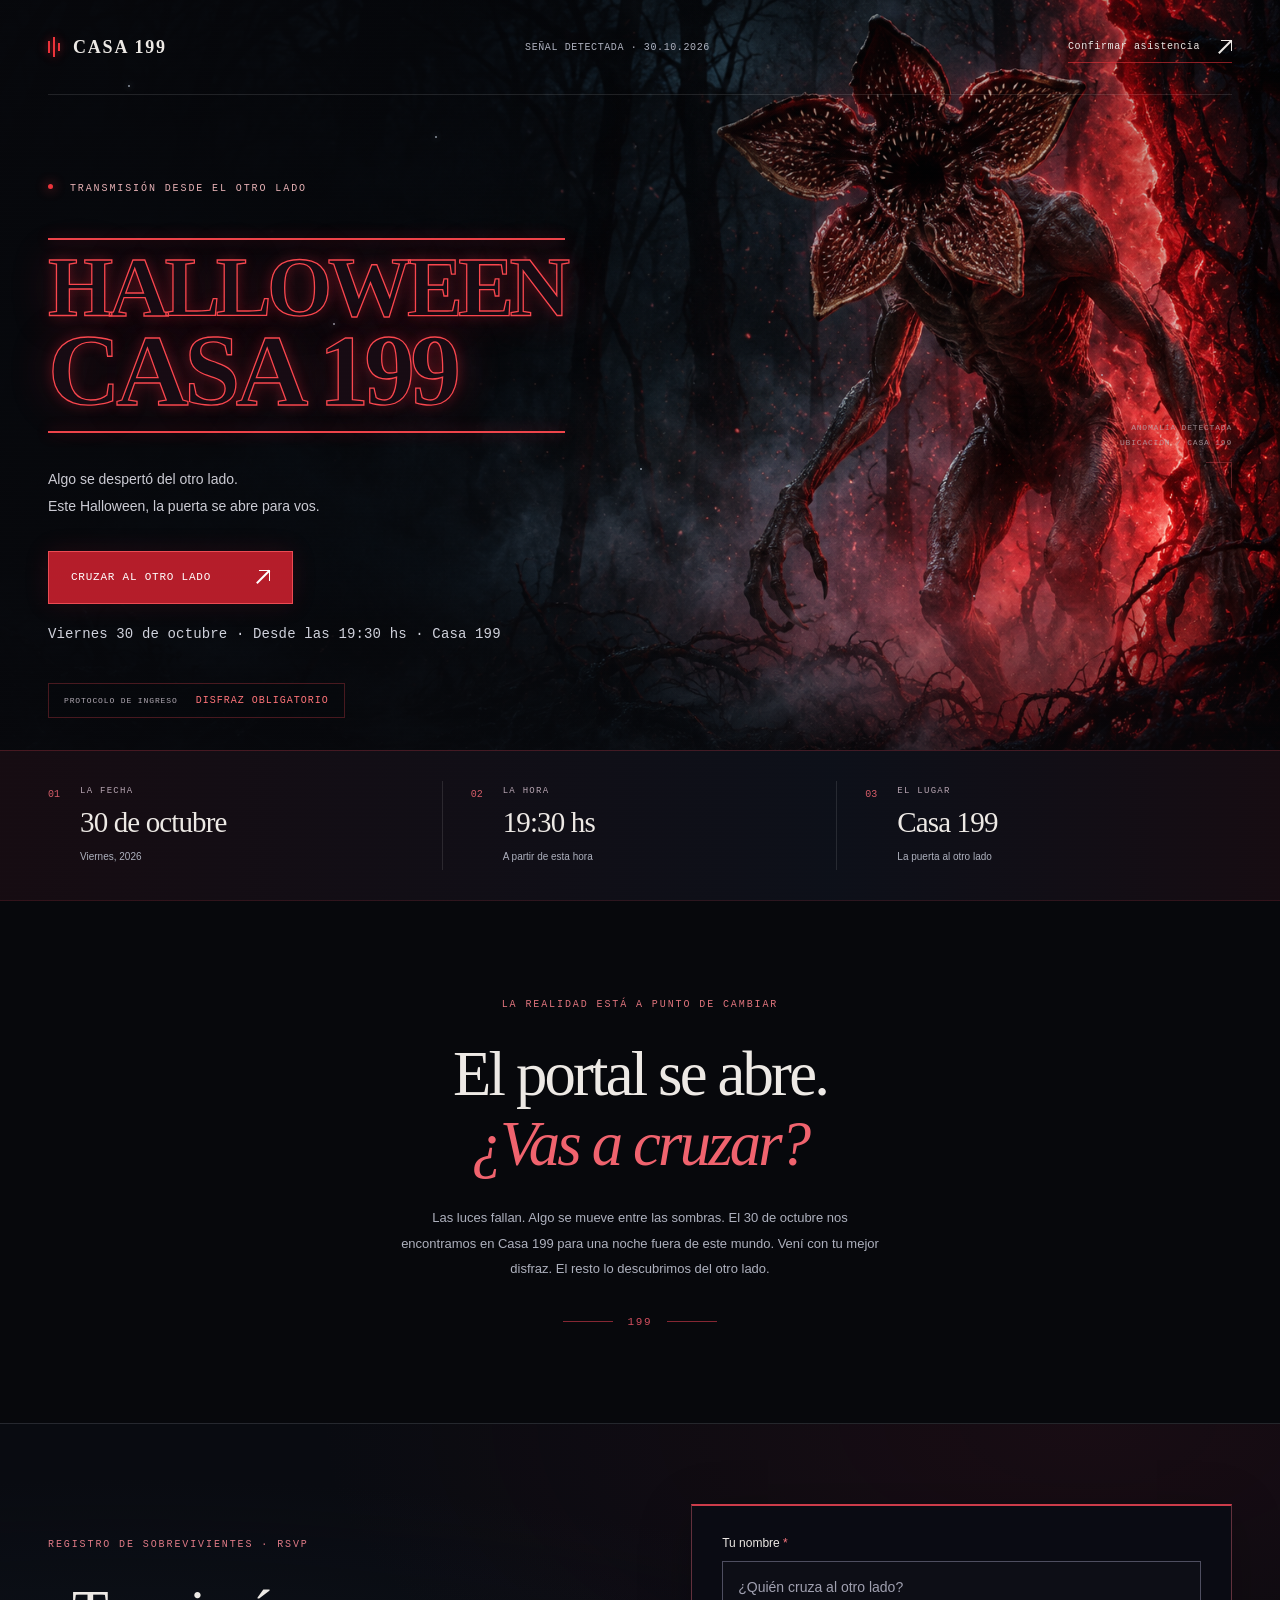
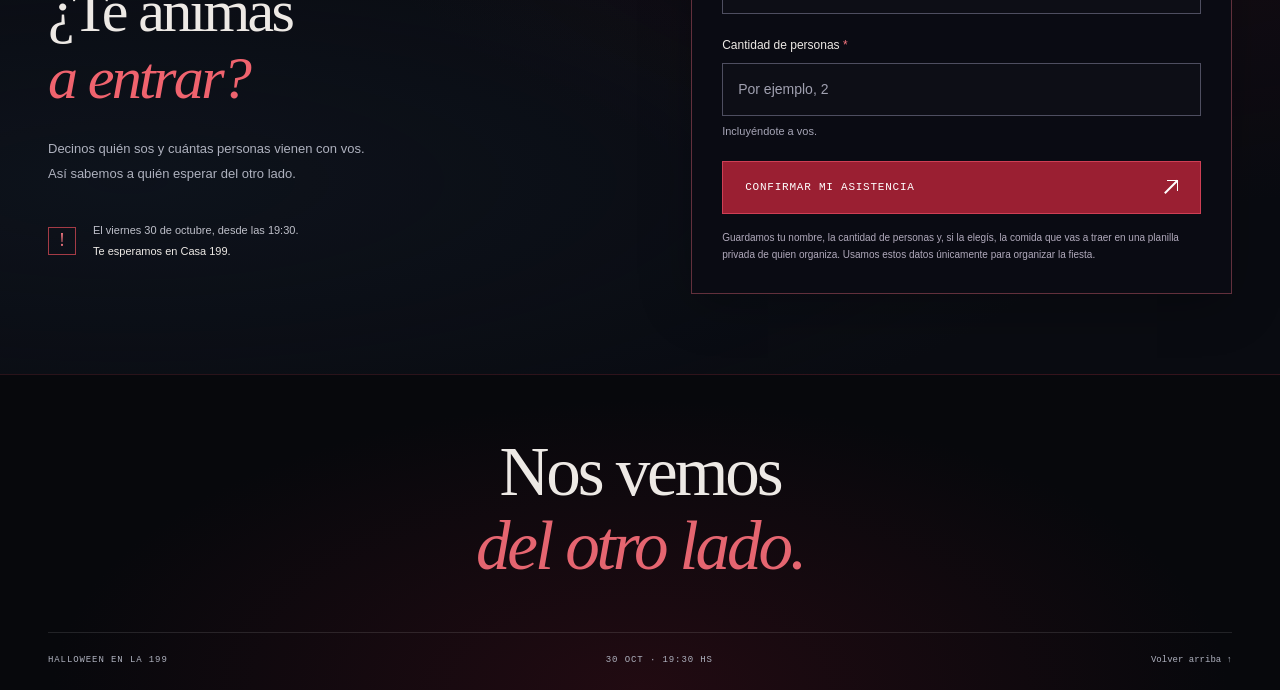
<file: index.html>
<!doctype html>
<html lang="es-AR">
<head>
  <meta charset="utf-8">
  <meta name="viewport" content="width=device-width, initial-scale=1">
  <meta name="theme-color" content="#07080c">
  <meta name="description" content="Halloween en Casa 199. Te esperamos el viernes 30 de octubre a partir de las 19:30. Disfraz obligatorio. Confirmá tu asistencia acá.">
  <meta property="og:title" content="Halloween en la 199 · Estás invitado">
  <meta property="og:description" content="Viernes 30 de octubre · Desde las 19:30 hs · Casa 199. Disfraz obligatorio. Confirmá tu asistencia.">
  <meta property="og:type" content="website">
  <meta property="og:image" content="https://argenacho.github.io/halloween-countdown/assets/upside-down.png">
  <title>Halloween en la 199 · Estás invitado</title>
  <link rel="icon" href="data:image/svg+xml,%3Csvg xmlns='http://www.w3.org/2000/svg' viewBox='0 0 64 64'%3E%3Crect width='64' height='64' rx='8' fill='%2307080c'/%3E%3Cpath d='M15 12v40m34-40v40M15 32h34' fill='none' stroke='%23ef343a' stroke-width='5'/%3E%3C/svg%3E">
  <link rel="preload" as="image" href="assets/upside-down.png">
  <link rel="stylesheet" href="styles.css?v=upside-down-2">
  <script src="rsvp-config.js?v=sheets-live-1" defer></script>
  <script src="rsvp-api.js?v=sheets-1" defer></script>
  <script src="app.js?v=sheets-1" defer></script>
</head>
<body>
  <a class="skip-link" href="#contenido">Ir al contenido</a>
  <div class="scene" aria-hidden="true">
    <img class="scene-image" src="assets/upside-down.png" alt="" fetchpriority="high">
    <div class="scene-shade"></div>
    <div class="spores"><i></i><i></i><i></i><i></i><i></i><i></i><i></i><i></i></div>
  </div>
  <header class="site-header wrap">
    <a class="wordmark" href="#inicio" aria-label="Halloween en Casa 199, inicio"><span class="signal" aria-hidden="true"><i></i><i></i><i></i></span> CASA 199</a>
    <span class="header-note">Señal detectada · 30.10.2026</span>
    <a class="nav-link" href="#rsvp">Confirmar asistencia <span aria-hidden="true">↗</span></a>
  </header>
  <main id="contenido">
    <section class="hero wrap" id="inicio" aria-labelledby="titulo">
      <div class="hero-copy">
        <p class="eyebrow"><span class="live-dot" aria-hidden="true"></span> Transmisión desde el otro lado</p>
        <h1 id="titulo"><span>Halloween</span><span>Casa 199</span></h1>
        <p class="hero-description">Algo se despertó del otro lado.<br>Este Halloween, la puerta se abre para vos.</p>
        <a class="button button-red" href="#rsvp">Cruzar al otro lado <span aria-hidden="true">↗</span></a>
        <p class="hero-footnote">Viernes 30 de octubre · Desde las 19:30 hs · Casa 199</p>
      </div>
      <div class="portal-note" aria-hidden="true"><span>ANOMALÍA DETECTADA</span><span>UBICACIÓN / CASA 199</span><div class="portal-crosshair"></div></div>
      <div class="costume-stamp"><span>Protocolo de ingreso</span><strong>Disfraz obligatorio</strong></div>
    </section>
    <section class="event-strip" aria-label="Datos de la fiesta">
      <div class="event-grid wrap">
        <div class="event-detail"><span class="detail-number" aria-hidden="true">01</span><div><p>La fecha</p><h2><time datetime="2026-10-30">30 de octubre</time></h2><span>Viernes, 2026</span></div></div>
        <div class="event-detail"><span class="detail-number" aria-hidden="true">02</span><div><p>La hora</p><h2><time datetime="19:30">19:30 hs</time></h2><span>A partir de esta hora</span></div></div>
        <div class="event-detail"><span class="detail-number" aria-hidden="true">03</span><div><p>El lugar</p><h2>Casa 199</h2><span>La puerta al otro lado</span></div></div>
      </div>
    </section>
    <section class="invitation wrap" aria-labelledby="invitacion-titulo">
      <p class="eyebrow">La realidad está a punto de cambiar</p>
      <h2 id="invitacion-titulo">El portal se abre.<br><em>¿Vas a cruzar?</em></h2>
      <p>Las luces fallan. Algo se mueve entre las sombras. El 30 de octubre nos encontramos en Casa 199 para una noche fuera de este mundo. Vení con tu mejor disfraz. El resto lo descubrimos del otro lado.</p>
      <div class="dimension-divider" aria-hidden="true"><span></span><b>199</b><span></span></div>
    </section>
    <section class="rsvp-section" id="rsvp" aria-labelledby="rsvp-titulo">
      <div class="rsvp-grid wrap">
        <div class="rsvp-copy">
          <p class="eyebrow">Registro de sobrevivientes · RSVP</p>
          <h2 id="rsvp-titulo">¿Te animás<br><em>a entrar?</em></h2>
          <p>Decinos quién sos y cuántas personas vienen con vos. Así sabemos a quién esperar del otro lado.</p>
          <div class="rsvp-note"><span class="note-symbol" aria-hidden="true">!</span><p>El viernes 30 de octubre, desde las 19:30.<br><strong>Te esperamos en Casa 199.</strong></p></div>
        </div>
        <form class="rsvp-form" id="rsvp-form" aria-label="Confirmar asistencia a la fiesta">
          <div class="field"><label for="nombre">Tu nombre <span aria-hidden="true">*</span></label><input id="nombre" name="nombre" type="text" autocomplete="name" maxlength="100" placeholder="¿Quién cruza al otro lado?" required></div>
          <div class="field"><label for="personas">Cantidad de personas <span aria-hidden="true">*</span></label><input id="personas" name="personas" type="number" inputmode="numeric" min="1" max="1000" step="1" placeholder="Por ejemplo, 2" aria-describedby="personas-ayuda" required><p class="field-help" id="personas-ayuda">Incluyéndote a vos.</p></div>
          <div class="honeypot" aria-hidden="true"><label for="website">Dejá este campo vacío</label><input id="website" name="_honey" type="text" tabindex="-1" autocomplete="off"></div>
          <button class="button button-dark" id="submit-rsvp" type="submit" disabled>Confirmar mi asistencia <span aria-hidden="true">↗</span></button>
          <p class="form-status" id="form-status" role="status" aria-live="polite"></p>
          <p class="privacy-note" id="privacy-note">Usamos estos datos únicamente para organizar la fiesta.</p>
          <noscript><p class="no-script">Para enviar tu confirmación necesitás habilitar JavaScript.</p></noscript>
        </form>
      </div>
    </section>
  </main>
  <footer class="site-footer"><div class="wrap"><p>Nos vemos<br><em>del otro lado.</em></p><div class="footer-meta"><span>HALLOWEEN EN LA 199</span><span>30 OCT · 19:30 HS</span><a href="#inicio">Volver arriba ↑</a></div></div></footer>
</body>
</html>
</file>
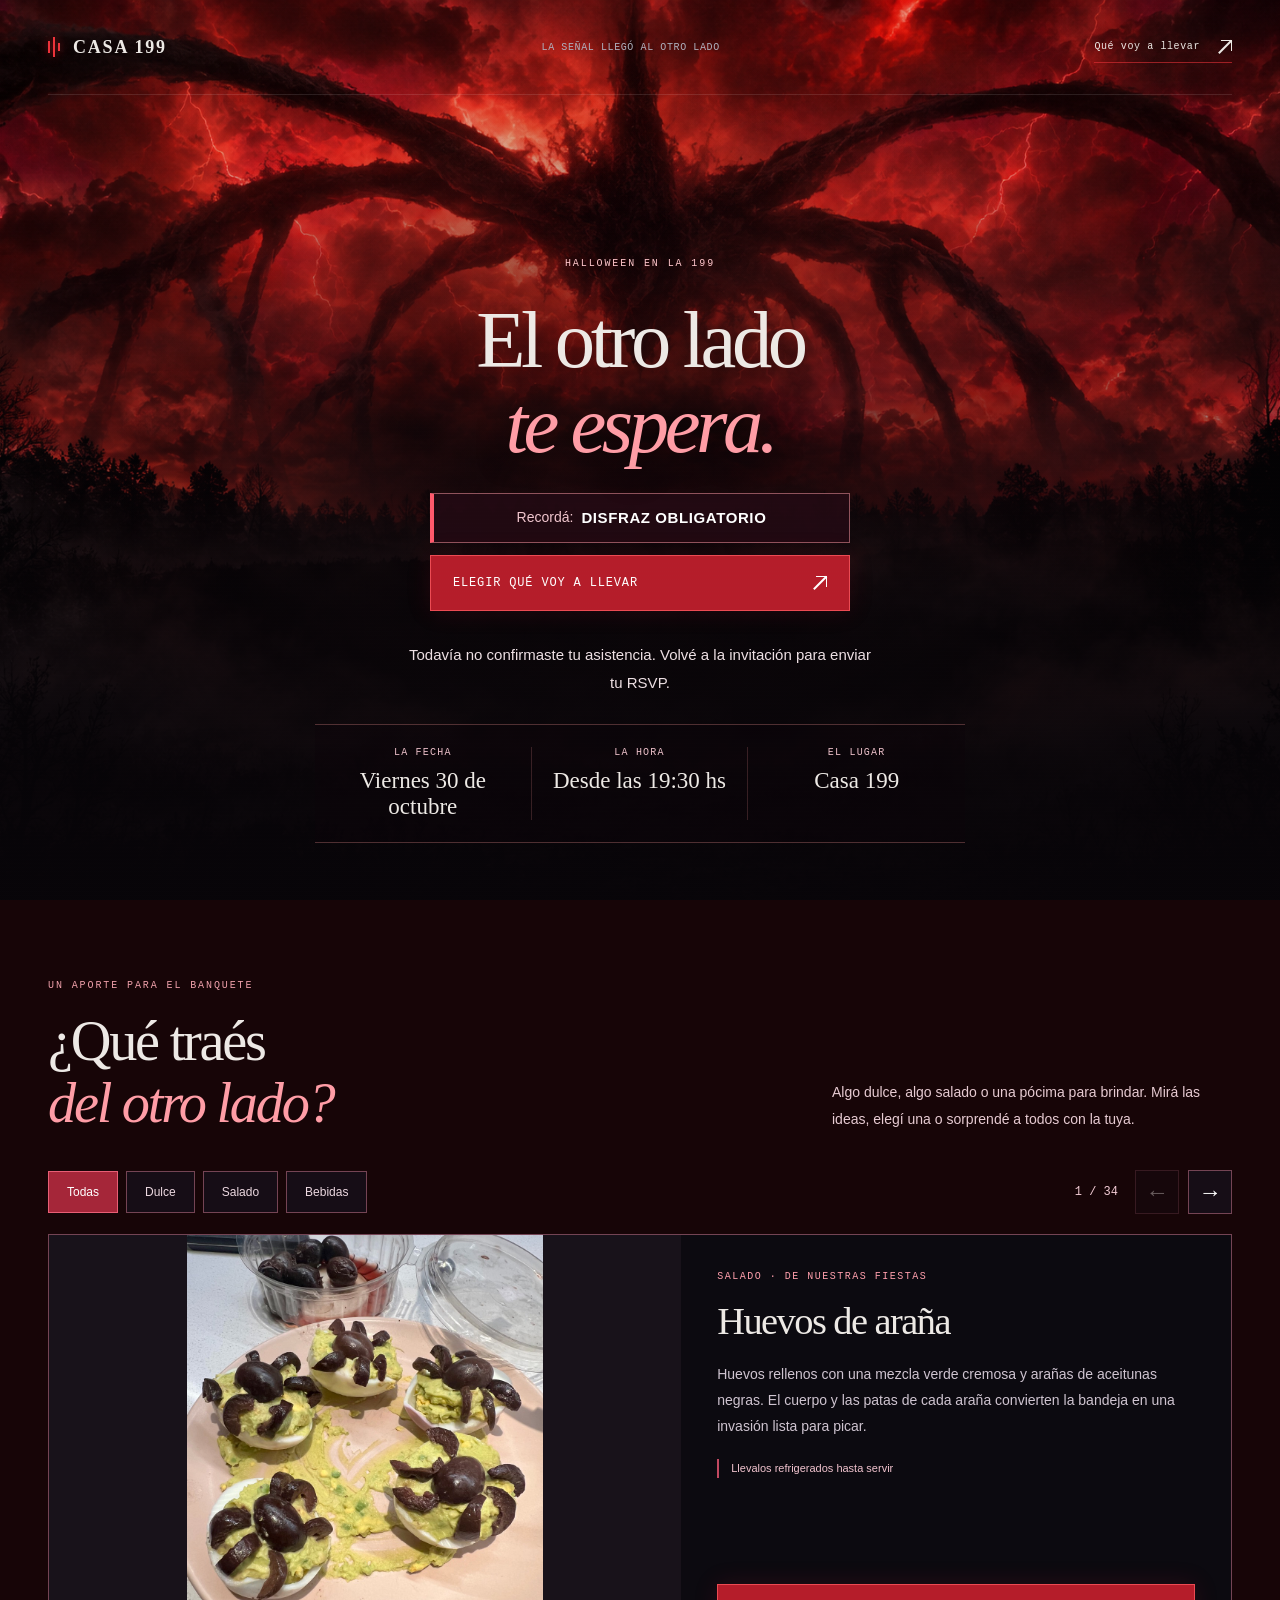
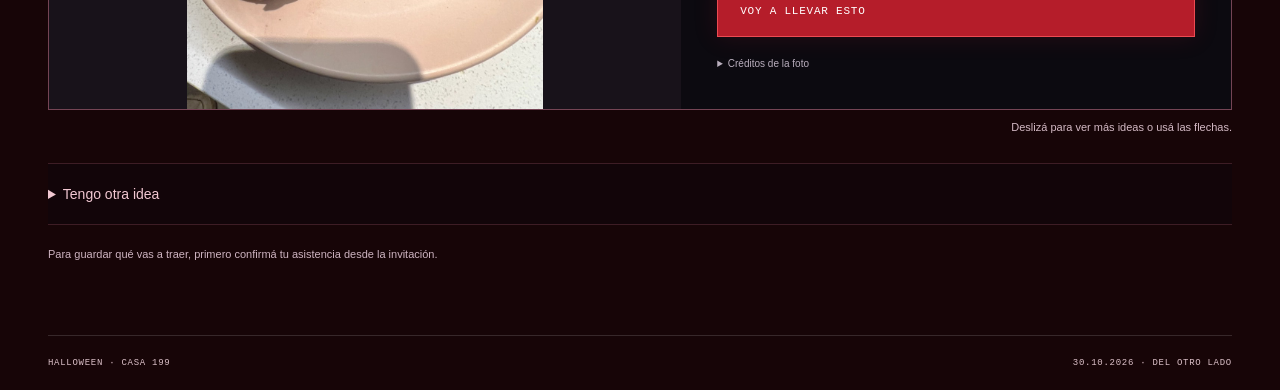
<file: confirmacion.html>
<!doctype html>
<html lang="es-AR">
<head>
  <meta charset="utf-8">
  <meta name="viewport" content="width=device-width, initial-scale=1">
  <meta name="theme-color" content="#240708">
  <meta name="robots" content="noindex">
  <title>El otro lado te espera · Halloween en Casa 199</title>
  <link rel="stylesheet" href="styles.css?v=upside-down-2">
  <link rel="stylesheet" href="confirmacion.css?v=mobile-actions-1">
  <link rel="stylesheet" href="food.css?v=food-3">
  <link rel="preload" as="image" href="assets/mind-flayer.png">
  <script src="rsvp-config.js?v=sheets-live-1" defer></script>
  <script src="rsvp-api.js?v=sheets-1" defer></script>
  <script src="confirmacion.js?v=sheets-1" defer></script>
  <script src="food-ideas.js?v=food-6" defer></script>
  <script src="food.js?v=sheets-1" defer></script>
</head>
<body class="confirmation-body">
  <a class="skip-link" href="#confirmacion">Ir al mensaje</a>
  <div class="confirmation-scene" aria-hidden="true"><img src="assets/mind-flayer.png" alt="" fetchpriority="high"><div></div></div>
  <header class="site-header wrap">
    <a class="wordmark" href="./" aria-label="Volver a Halloween en Casa 199"><span class="signal" aria-hidden="true"><i></i><i></i><i></i></span> CASA 199</a>
    <span class="header-note">La señal llegó al otro lado</span>
    <a class="nav-link" href="#comida">Qué voy a llevar <span aria-hidden="true">↗</span></a>
  </header>
  <main class="confirmation-main" id="confirmacion">
    <div class="confirmation-hero wrap">
    <div class="confirmation-content">
      <p class="eyebrow" id="receipt-label">Halloween en la 199</p>
      <h1 id="receipt-title">El otro lado<br><em>te espera.</em></h1>
      <div class="confirmation-actions">
        <p class="receipt-costume">Recordá: <strong>disfraz obligatorio</strong></p>
        <a class="button button-red" href="#comida">Elegir qué voy a llevar <span aria-hidden="true">↗</span></a>
      </div>
      <p class="receipt-message" id="receipt-message">Todavía no confirmaste tu asistencia. Volvé a la invitación para enviar tu RSVP.</p>
      <p class="receipt-message" id="receipt-demo-note" hidden>Esta es una simulación. No se registró asistencia real.</p>
      <div class="receipt-details" aria-label="Datos de la fiesta">
        <div><span>La fecha</span><strong><time datetime="2026-10-30">Viernes 30 de octubre</time></strong></div>
        <div><span>La hora</span><strong><time datetime="19:30">Desde las 19:30 hs</time></strong></div>
        <div><span>El lugar</span><strong>Casa 199</strong></div>
      </div>
      <noscript><p class="receipt-message">Habilitá JavaScript para ver los detalles de tu confirmación.</p></noscript>
    </div>
    </div>
    <section class="food-section wrap" id="comida" aria-labelledby="food-title">
      <div class="food-heading">
        <div><p class="eyebrow">Un aporte para el banquete</p><h2 id="food-title">¿Qué traés<br><em>del otro lado?</em></h2></div>
        <p>Algo dulce, algo salado o una pócima para brindar. Mirá las ideas, elegí una o sorprendé a todos con la tuya.</p>
      </div>
      <div class="food-toolbar">
        <div class="food-filters" role="group" aria-label="Filtrar ideas por tipo">
          <button type="button" data-category="all" aria-pressed="true">Todas</button>
          <button type="button" data-category="dulce" aria-pressed="false">Dulce</button>
          <button type="button" data-category="salado" aria-pressed="false">Salado</button>
          <button type="button" data-category="bebida" aria-pressed="false">Bebidas</button>
        </div>
        <div class="food-controls"><span id="food-counter" aria-live="polite"></span><button type="button" id="food-prev" aria-label="Ver idea anterior">←</button><button type="button" id="food-next" aria-label="Ver idea siguiente">→</button></div>
      </div>
      <div class="food-track" id="food-track" tabindex="0" role="region" aria-roledescription="carrusel" aria-label="Ideas de comida y bebidas de Halloween"></div>
      <p class="food-swipe-hint">Deslizá para ver más ideas o usá las flechas.</p>
      <div class="food-choice" id="food-choice" hidden>
        <div><p class="eyebrow">Tu aporte para la noche</p><h3 id="food-choice-title"></h3><p id="food-choice-help">Podés cambiar de idea antes de guardar.</p></div>
        <button class="button button-red" type="button" id="food-save">Guardar elección de prueba <span aria-hidden="true">↗</span></button>
      </div>
      <p class="food-status" id="food-status" role="status" aria-live="polite"></p>
      <details class="food-custom"><summary>Tengo otra idea</summary><form id="food-custom-form"><label for="food-custom-name">¿Qué vas a traer?</label><div><textarea id="food-custom-name" name="food" rows="3" maxlength="120" placeholder="Ej.: sándwiches con forma de ataúd, con una opción vegetariana" required></textarea><button class="button button-dark" type="submit">Elegir mi idea</button></div></form></details>
      <p class="food-demo-note">Modo demostración: tu elección se mantiene solo en esta pestaña. No se envía a quien organiza la fiesta.</p>
      <noscript><p class="receipt-message">Habilitá JavaScript para explorar el carrusel y elegir qué llevar.</p></noscript>
    </section>
  </main>
  <footer class="confirmation-footer wrap"><span>HALLOWEEN · CASA 199</span><span>30.10.2026 · DEL OTRO LADO</span></footer>
</body>
</html>
</file>
<file: styles.css>
:root {
  --ink: #07080c;
  --paper: #ede9e5;
  --red: #ed343b;
  --muted: #aeb1be;
  --line: #ffffff1c;
  color-scheme: dark;
}
* { box-sizing: border-box; }
html { scroll-behavior: smooth; scroll-padding-top: 30px; }
body { margin: 0; background: var(--ink); color: var(--paper); font-family: Arial, Helvetica, sans-serif; -webkit-font-smoothing: antialiased; }
body::after { content: ''; position: fixed; inset: 0; z-index: 8; pointer-events: none; background: repeating-linear-gradient(0deg, #ffffff03 0 1px, transparent 1px 4px); opacity: .5; }
a { color: inherit; }
button, input { font: inherit; }
button, a, input { -webkit-tap-highlight-color: transparent; }
a:focus-visible, button:focus-visible, input:focus-visible { outline: 2px solid #ff7478; outline-offset: 5px; }
::selection { background: #9e1c2b; color: #fff; }
.wrap { width: min(1200px, calc(100% - 96px)); margin-inline: auto; }
.skip-link { position: absolute; left: 20px; top: -100px; background: var(--paper); color: var(--ink); padding: 12px; z-index: 10; }
.skip-link:focus { top: 10px; }
.scene { position: absolute; top: 0; left: 0; width: 100%; height: 850px; overflow: hidden; pointer-events: none; }
.scene-image { width: 100%; height: 100%; object-fit: cover; object-position: center 40%; }
.scene-shade { position: absolute; inset: 0; background: linear-gradient(90deg, #07080ce8 0%, #07080ca8 33%, #07080c00 70%), linear-gradient(0deg, var(--ink) 0%, transparent 35%, #07080c45 100%); }
.site-header { position: relative; min-height: 95px; display: flex; align-items: center; justify-content: space-between; border-bottom: 1px solid var(--line); gap: 20px; }
.wordmark { text-decoration: none; font-family: Georgia, 'Times New Roman', serif; font-size: 18px; font-weight: 700; letter-spacing: .1em; display: flex; align-items: center; gap: 13px; white-space: nowrap; }
.signal { display: flex; gap: 3px; align-items: center; height: 20px; }
.signal i { display: block; width: 2px; height: 12px; background: var(--red); box-shadow: 0 0 10px #ed343ba8; }
.signal i:nth-child(2) { height: 20px; }
.signal i:nth-child(3) { height: 8px; }
.header-note, .nav-link { font-family: 'Courier New', monospace; font-size: 10px; letter-spacing: .06em; }
.header-note { color: var(--muted); text-transform: uppercase; }
.nav-link { text-decoration: none; border-bottom: 1px solid #ed343b90; padding: 8px 0; display: flex; align-items: center; gap: 18px; }
.nav-link:hover { color: #ff7278; }
.hero { position: relative; min-height: 655px; display: flex; align-items: center; padding-block: 75px 95px; }
.hero-copy { position: relative; z-index: 1; width: 62%; }
.eyebrow { font-family: 'Courier New', monospace; text-transform: uppercase; letter-spacing: .19em; font-size: 10px; font-weight: 400; line-height: 1.8; margin: 0 0 30px; color: #e6b0b4; }
.live-dot { display: inline-block; width: 5px; height: 5px; background: var(--red); border-radius: 50%; box-shadow: 0 0 12px var(--red); margin-right: 9px; vertical-align: 2px; }
.hero h1 { font-family: Georgia, 'Times New Roman', serif; font-weight: 700; font-size: clamp(52px, 6.55vw, 93px); letter-spacing: -.055em; text-transform: uppercase; line-height: .91; margin: 0 0 33px; padding-top: 10px; width: max-content; max-width: 100%; position: relative; color: #170b13; -webkit-text-stroke: 1.3px #f9474e; text-shadow: 0 0 13px #e7203655, 0 0 44px #e7203644; }
.hero h1::before { content: ''; display: block; height: 2px; width: 100%; background: #ef454b; box-shadow: 0 0 14px #e7203677; margin-bottom: 10px; }
.hero h1::after { content: ''; display: block; height: 2px; background: #ef454b; box-shadow: 0 0 14px #e7203677; margin-top: 13px; width: 100%; }
.hero h1 span { display: block; white-space: nowrap; }
.hero h1 span + span { font-size: 1.2em; letter-spacing: -.045em; }
.hero-description { font-size: 14px; line-height: 1.95; color: #cbcbd3; margin: 0 0 30px; }
.button { min-height: 53px; display: inline-flex; align-items: center; justify-content: space-between; gap: 45px; padding: 16px 22px; font-family: 'Courier New', monospace; font-size: 11px; text-transform: uppercase; letter-spacing: .07em; border: 1px solid transparent; border-radius: 0; text-decoration: none; cursor: pointer; transition: background .2s, box-shadow .2s; }
.button-red { background: #b51d2a; border-color: #ec4b53; color: #fff; box-shadow: 0 0 25px #bd1c3026; }
.button-red:hover { background: #d62a38; box-shadow: 0 0 25px #bd1c3055; }
.hero-footnote { margin: 19px 0 0; font-family: 'Courier New', monospace; font-size: 14px; line-height: 1.6; letter-spacing: .01em; color: #d0d2dc; }
.portal-note { position: absolute; right: 0; top: 50%; width: 220px; text-align: right; font-family: 'Courier New', monospace; font-size: 8px; letter-spacing: .1em; color: #b8a5ab; opacity: .8; }
.portal-note span { display: block; margin-bottom: 6px; }
.portal-crosshair { height: 26px; width: 26px; margin: 15px 0 0 auto; border-right: 1px solid #eb5d6866; border-top: 1px solid #eb5d6866; }
.costume-stamp { position: absolute; left: 0; bottom: 32px; display: flex; align-items: center; gap: 18px; padding: 11px 15px; border: 1px solid #aa343d66; background: #07080c85; }
.costume-stamp span { font-family: 'Courier New', monospace; text-transform: uppercase; font-size: 8px; letter-spacing: .11em; color: #b1a9b3; }
.costume-stamp strong { font-family: 'Courier New', monospace; font-size: 10px; text-transform: uppercase; color: #ff7479; font-weight: 400; letter-spacing: .1em; }
.event-strip { position: relative; background: linear-gradient(90deg, #160c12, #0d1019 65%, #160c12); border-top: 1px solid #a9334055; border-bottom: 1px solid #a9334033; }
.event-grid { display: grid; grid-template-columns: repeat(3, 1fr); padding-block: 30px; }
.event-detail { display: flex; gap: 20px; padding: 5px 28px; border-right: 1px solid var(--line); }
.event-detail:first-child { padding-left: 0; }
.event-detail:last-child { border-right: 0; padding-right: 0; }
.detail-number { font-family: 'Courier New', monospace; font-size: 10px; padding-top: 3px; color: #d55c68; }
.event-detail p { font-family: 'Courier New', monospace; font-size: 9px; letter-spacing: .14em; text-transform: uppercase; margin: 0 0 10px; color: #b6a4b1; }
.event-detail h2 { font-family: Georgia, 'Times New Roman', serif; font-weight: 400; font-size: 29px; letter-spacing: -.03em; margin: 0 0 7px; }
.event-detail div > span { font-size: 10px; line-height: 1.6; color: var(--muted); }
.invitation { position: relative; text-align: center; padding-block: 95px; }
.invitation .eyebrow { color: #de737c; margin-bottom: 25px; }
.invitation h2, .rsvp-copy h2 { font-family: Georgia, 'Times New Roman', serif; font-weight: 400; letter-spacing: -.045em; line-height: 1.12; font-size: clamp(40px, 4.9vw, 65px); margin: 0 0 26px; }
.invitation h2 em, .rsvp-copy h2 em { color: #f0636e; font-weight: 400; }
.invitation > p:last-of-type { max-width: 485px; margin: 0 auto; font-size: 13px; line-height: 1.95; color: var(--muted); }
.dimension-divider { display: flex; align-items: center; justify-content: center; gap: 15px; margin-top: 34px; color: #d24f5f; }
.dimension-divider span { height: 1px; width: 50px; background: #852733; }
.dimension-divider b { font-family: 'Courier New', monospace; font-size: 11px; font-weight: 400; letter-spacing: .15em; }
.rsvp-section { position: relative; background: radial-gradient(ellipse at 10% 65%, #16213055, transparent 60%), radial-gradient(ellipse at 85% 0%, #58111d33, transparent 50%), #090b11; border-top: 1px solid var(--line); border-bottom: 1px solid #a9334033; padding-block: 80px; }
.rsvp-grid { display: grid; grid-template-columns: 1fr 1fr; gap: clamp(45px, 8vw, 120px); align-items: center; }
.rsvp-copy .eyebrow { color: #df7a86; margin-bottom: 23px; }
.rsvp-copy h2 { font-size: clamp(45px, 4.7vw, 65px); }
.rsvp-copy > p:last-of-type { font-size: 13px; line-height: 1.9; max-width: 335px; color: var(--muted); }
.rsvp-note { display: flex; align-items: center; gap: 17px; margin-top: 33px; }
.note-symbol { border: 1px solid #a43b46; color: #ef747e; width: 28px; height: 28px; display: grid; place-items: center; font-family: Georgia, serif; font-size: 18px; flex-shrink: 0; }
.rsvp-note p { font-size: 11px; line-height: 1.9; margin: 0; color: #bfc0ca; }
.rsvp-note strong { font-weight: 400; color: var(--paper); }
.rsvp-form { padding: 30px; border: 1px solid #62303c; border-top: 2px solid #cd3c4a; background: #0a0b13; box-shadow: 0 10px 50px #0000003d; }
.field { margin-bottom: 24px; }
.field label { display: block; font-size: 12px; font-weight: 400; margin-bottom: 11px; }
.field label > span { color: #f97780; }
.field input { width: 100%; min-height: 53px; background: #ffffff03; border: 1px solid #4e4e60; border-radius: 0; padding: 14px 15px; color: var(--paper); font-size: 14px; }
.field input::placeholder { color: #a0a0b0; opacity: 1; }
.field input:focus { border-color: #df6072; }
.field-help { font-size: 11px; color: #a6a5b6; margin: 9px 0 0; }
.honeypot { position: absolute; width: 1px; height: 1px; overflow: hidden; clip-path: inset(50%); white-space: nowrap; }
.button-dark { background: #9a1f32; border-color: #ce3f55; color: #fff; width: 100%; }
.button-dark:hover { background: #bf2d43; }
.button:disabled { cursor: wait; opacity: .65; }
.button.rsvp-pending { cursor: not-allowed; background: #24212b; border-color: #4d3b4c; color: #dbd3dc; opacity: 1; }
.form-status { font-size: 12px; line-height: 1.75; margin: 14px 0 0; color: #b8b0c1; }
.form-status:empty { display: none; }
.form-status.error { color: #ff939b; }
.form-status.success { color: #a7d9bc; }
.privacy-note { font-size: 10px; line-height: 1.7; color: #b1aabc; margin: 15px 0 0; }
.no-script { font-size: 12px; color: #ff939b; }
.site-footer { background: radial-gradient(ellipse at 50% 100%, #430e1970, transparent 65%); padding-block: 60px 25px; }
.site-footer .wrap > p { font-family: Georgia, 'Times New Roman', serif; text-align: center; font-size: clamp(38px, 5.4vw, 70px); letter-spacing: -.045em; line-height: 1.08; margin: 0 0 48px; }
.site-footer em { color: #e56570; }
.footer-meta { display: flex; justify-content: space-between; gap: 20px; border-top: 1px solid var(--line); padding-top: 22px; font-family: 'Courier New', monospace; font-size: 9px; letter-spacing: .1em; color: var(--muted); }
.footer-meta a { text-decoration: none; letter-spacing: 0; }
.footer-meta a:hover { color: #ff7478; }
.button span, .nav-link span { font-size: 0; width: 14px; height: 14px; position: relative; flex-shrink: 0; }
.button span::before, .nav-link span::before { content: ''; position: absolute; right: 0; top: 0; width: 10px; height: 10px; border-top: 1.5px solid currentColor; border-right: 1.5px solid currentColor; }
.button span::after, .nav-link span::after { content: ''; position: absolute; top: 6px; left: -2px; width: 18px; height: 1.5px; background: currentColor; transform: rotate(-45deg); }
.spores { position: absolute; inset: 0; opacity: .7; }
.spores i { position: absolute; width: 2px; height: 2px; border-radius: 50%; background: #c5d0de; box-shadow: 0 0 6px #c5d0de; animation: drift 18s ease-in-out infinite alternate; }
.spores i:nth-child(1) { left: 10%; top: 10%; }
.spores i:nth-child(2) { left: 26%; top: 38%; animation-delay: -8s; }
.spores i:nth-child(3) { left: 34%; top: 16%; animation-delay: -4s; }
.spores i:nth-child(4) { left: 50%; top: 55%; animation-delay: -12s; }
.spores i:nth-child(5) { left: 68%; top: 25%; animation-delay: -3s; }
.spores i:nth-child(6) { left: 76%; top: 70%; animation-delay: -10s; }
.spores i:nth-child(7) { left: 86%; top: 44%; animation-delay: -6s; }
.spores i:nth-child(8) { left: 90%; top: 20%; animation-delay: -15s; }
@keyframes drift { to { transform: translate(-30px, -45px); opacity: .2; } }
@media (min-width: 1500px) { .scene { height: 930px; } .hero { min-height: 710px; } }
@media (max-width: 1000px) { .wrap { width: calc(100% - 56px); } .hero h1 { font-size: 6.6vw; } .hero { min-height: 620px; } .scene { height: 800px; } .hero-copy { width: 65%; } .scene-image { object-position: 60% center; } .event-detail { padding-inline: 18px; gap: 12px; } .event-detail h2 { font-size: 25px; } .rsvp-grid { gap: 35px; } .rsvp-form { padding: 25px; } .header-note { font-size: 8px; } .portal-note { display: none; } }
@media (max-width: 700px) { .header-note { display: none; } .hero h1 { font-size: 7.4vw; } .rsvp-grid { grid-template-columns: 1fr; gap: 35px; } .rsvp-copy > p:last-of-type { max-width: 450px; } .rsvp-copy h2 { font-size: 52px; } }
@media (max-width: 620px) {
  .wrap { width: calc(100% - 40px); }
  .site-header { min-height: 76px; gap: 10px; }
  .wordmark { font-size: 14px; gap: 9px; }
  .nav-link { font-size: 9px; gap: 8px; }
  .scene { height: 900px; }
  .scene-image { object-position: 72% center; }
  .scene-shade { background: linear-gradient(0deg, #07080c 0%, #07080c00 55%), linear-gradient(90deg, #07080c99 0%, #07080c00 85%), linear-gradient(0deg, transparent 25%, #07080ca8 80%); }
  .hero { min-height: 715px; align-items: flex-start; padding-block: 65px 290px; }
  .hero-copy { width: 100%; }
  .hero .eyebrow { font-size: 8px; letter-spacing: .13em; margin-bottom: 25px; }
  .hero h1 { font-size: clamp(37px, 10.6vw, 65px); margin-bottom: 26px; -webkit-text-stroke-width: 1px; }
  .hero-description { font-size: 12px; max-width: 310px; line-height: 1.9; margin-bottom: 22px; }
  .hero-footnote { font-size: 13px; }
  .button { font-size: 10px; padding: 15px 19px; }
  .costume-stamp { bottom: 22px; gap: 12px; padding-inline: 12px; }
  .costume-stamp span { font-size: 7px; letter-spacing: .05em; }
  .costume-stamp strong { font-size: 9px; letter-spacing: .03em; }
  .event-grid { grid-template-columns: 1fr; padding-block: 9px; }
  .event-detail, .event-detail:first-child, .event-detail:last-child { padding: 23px 0; border-right: 0; border-bottom: 1px solid var(--line); gap: 22px; }
  .event-detail:last-child { border-bottom: 0; }
  .event-detail div { display: grid; grid-template-columns: 1fr auto; align-items: baseline; width: 100%; gap: 0 12px; }
  .event-detail p { grid-column: 1 / -1; margin-bottom: 7px; }
  .event-detail h2 { font-size: 25px; margin: 0; }
  .event-detail div > span { font-size: 9px; max-width: 115px; text-align: right; }
  .invitation { padding-block: 65px; }
  .invitation .eyebrow { font-size: 8px; letter-spacing: .09em; }
  .invitation h2 { font-size: 42px; }
  .invitation > p:last-of-type { font-size: 12px; }
  .rsvp-section { padding-block: 55px; }
  .rsvp-copy .eyebrow { font-size: 9px; letter-spacing: .11em; }
  .rsvp-copy h2 { font-size: 50px; }
  .rsvp-note { margin-top: 23px; }
  .rsvp-form { padding: 23px 20px; }
  .site-footer { padding-block: 45px 24px; }
  .site-footer .wrap > p { font-size: 42px; margin-bottom: 35px; }
  .footer-meta { font-size: 8px; flex-wrap: wrap; gap: 15px; }
  .footer-meta a { margin-left: auto; }
}
@media (prefers-reduced-motion: reduce) { html { scroll-behavior: auto; } *, *::before, *::after { animation: none !important; transition: none !important; } }
@media (forced-colors: active) { .hero h1 { color: CanvasText; -webkit-text-stroke: 0; text-shadow: none; } }
</file>
<file: confirmacion.css>
.confirmation-body { min-height: 100svh; display: flex; flex-direction: column; background: #170507; }
.confirmation-scene { position: fixed; inset: 0; pointer-events: none; }
.confirmation-scene img { display: block; width: 100%; height: 100%; object-fit: cover; object-position: center 35%; }
.confirmation-scene > div { position: absolute; inset: 0; background: linear-gradient(0deg, #080509f5, #08050975 45%, #13030815 85%), radial-gradient(ellipse at center 70%, #0c050980, transparent 65%); }
.confirmation-body .site-header { flex-shrink: 0; }
.confirmation-main { position: relative; flex: 1; }
.confirmation-hero { display: flex; align-items: center; justify-content: center; padding-block: 160px 65px; text-align: center; }
.confirmation-content { width: min(650px, 100%); }
.confirmation-content .eyebrow { color: #ffc6cb; margin-bottom: 24px; }
.confirmation-content h1 { font-family: Georgia, 'Times New Roman', serif; font-weight: 400; font-size: clamp(48px, 6.3vw, 82px); line-height: 1.06; letter-spacing: -.055em; margin: 0 0 25px; text-shadow: 0 3px 30px #0009; }
.confirmation-content h1 em { color: #ff9da6; font-weight: 400; }
.receipt-message { font-size: 15px; line-height: 1.85; color: #eee0e4; max-width: 470px; margin: 0 auto 28px; overflow-wrap: anywhere; }
.receipt-details { display: grid; grid-template-columns: repeat(3, 1fr); margin: 0 0 24px; padding: 22px 0; border-top: 1px solid #ef92914d; border-bottom: 1px solid #ef92914d; background: #0d060a50; }
.receipt-details > div { padding: 0 15px; border-right: 1px solid #ef929133; }
.receipt-details > div:last-child { border-right: 0; }
.receipt-details span { display: block; font-family: 'Courier New', monospace; text-transform: uppercase; letter-spacing: .12em; font-size: 10px; color: #ecc0c9; margin-bottom: 10px; }
.receipt-details strong { font-family: Georgia, 'Times New Roman', serif; font-size: 23px; font-weight: 400; }
.confirmation-actions { width: min(420px, 100%); margin: 0 auto 30px; }
.confirmation-actions .button { width: 100%; min-height: 56px; font-size: 12px; gap: 16px; }
.receipt-costume { display: flex; flex-wrap: wrap; justify-content: center; align-items: center; gap: 4px 8px; min-height: 50px; margin: 0 0 12px; padding: 12px; border: 1px solid #ff9da680; border-left: 4px solid #ff596c; background: #230a13e6; font-size: 14px; color: #f1c6ce; line-height: 1.5; }
.receipt-costume strong { color: #fff; font-size: 15px; font-weight: 700; text-transform: uppercase; letter-spacing: .04em; }
.confirmation-footer { position: relative; display: flex; justify-content: space-between; gap: 20px; border-top: 1px solid #ffffff24; padding-block: 22px; font-family: 'Courier New', monospace; font-size: 9px; color: #dcc1c9; letter-spacing: .08em; }
@media (min-height: 950px) { .confirmation-hero { padding-top: 220px; } }
@media (max-width: 620px) {
  .confirmation-scene img { object-position: 50% 20%; }
  .confirmation-hero { padding-block: 40px 40px; }
  .confirmation-content .eyebrow { font-size: 10px; margin-bottom: 16px; }
  .confirmation-content h1 { font-size: clamp(42px, 12vw, 62px); }
  .confirmation-actions { margin-bottom: 24px; }
  .receipt-message { font-size: 14px; }
  .receipt-details { padding-block: 19px; }
  .receipt-details > div { padding-inline: 7px; }
  .receipt-details span { font-size: 8px; }
  .receipt-details strong { font-size: 18px; }
  .confirmation-footer { font-size: 8px; line-height: 1.6; }
}
@media (max-width: 620px) and (max-height: 600px) {
  .confirmation-hero { padding-top: 24px; }
  .confirmation-content h1 { margin-bottom: 20px; }
}
</file>
<file: food.css>
.food-section { padding: 45px 0 70px; scroll-margin-top: 25px; }
.food-heading { display: grid; grid-template-columns: 1fr 1fr; gap: 50px; align-items: end; margin-bottom: 35px; }
.food-heading .eyebrow { margin-bottom: 16px; color: #efa0aa; }
.food-heading h2 { font-family: Georgia, 'Times New Roman', serif; font-size: clamp(40px, 4.4vw, 60px); font-weight: 400; line-height: 1.1; letter-spacing: -.04em; margin: 0; }
.food-heading h2 em { color: #ff9da6; font-weight: 400; }
.food-heading > p { max-width: 400px; margin: 0 0 3px auto; color: #e7cbd2; font-size: 14px; line-height: 1.9; }
.food-toolbar { display: flex; align-items: center; justify-content: space-between; gap: 15px; margin-bottom: 20px; }
.food-filters { display: flex; gap: 8px; flex-wrap: wrap; }
.food-filters button { min-height: 42px; padding: 10px 18px; background: #160d16; color: #ecd8e0; border: 1px solid #744454; font-size: 12px; cursor: pointer; }
.food-filters button[aria-pressed="true"] { background: #a52639; border-color: #e85f76; color: #fff; }
.food-controls { display: flex; align-items: center; gap: 9px; }
.food-controls > span { font-family: 'Courier New', monospace; font-size: 12px; color: #f3ccd5; margin-right: 8px; white-space: nowrap; }
.food-controls button { width: 44px; height: 44px; display: grid; place-items: center; background: #160d16; border: 1px solid #744454; color: #fff; cursor: pointer; font-size: 23px; }
.food-controls button:disabled { opacity: .35; cursor: default; }
.food-track { display: flex; gap: 20px; overflow-x: auto; scroll-snap-type: x mandatory; scrollbar-width: none; border: 1px solid #744454; background: #0c0a10; }
.food-track::-webkit-scrollbar { display: none; }
.food-card { flex: 0 0 100%; min-width: 0; display: grid; grid-template-columns: 1.15fr 1fr; scroll-snap-align: start; scroll-snap-stop: always; }
.food-photo { min-width: 0; position: relative; margin: 0; background: #18121a; overflow: hidden; }
.food-photo img { display: block; width: 100%; height: 100%; min-height: 425px; object-fit: contain; aspect-ratio: 4/3; }
.food-photo figcaption { position: absolute; bottom: 0; inset-inline: 0; padding: 12px 16px; background: #100a12ed; color: #eedbe5; font-size: 11px; line-height: 1.6; }
.food-info { padding: 36px; display: flex; flex-direction: column; align-items: flex-start; justify-content: center; min-width: 0; }
.food-category { font-family: 'Courier New', monospace; text-transform: uppercase; letter-spacing: .15em; font-size: 10px; color: #ff9fac; margin: 0 0 17px; }
.food-info h3 { font-family: Georgia, 'Times New Roman', serif; font-size: clamp(30px, 3vw, 40px); font-weight: 400; letter-spacing: -.04em; line-height: 1.15; margin: 0 0 19px; }
.food-description { font-size: 14px; line-height: 1.85; color: #cfc4d0; margin: 0 0 19px; }
.food-tip { border-left: 2px solid #c24860; padding-left: 12px; font-size: 11px; line-height: 1.7; color: #f2c4cf; margin: 0 0 25px; }
.food-pick { width: 100%; margin-top: auto; gap: 20px; }
.food-pick[aria-pressed="true"] { background: #57212d; border-color: #e8a4b2; }
.food-credit { font-size: 10px; line-height: 1.8; margin-top: 18px; color: #b9aebd; overflow-wrap: anywhere; }
.food-credit summary { cursor: pointer; }
.food-credit p { margin: 8px 0 0; }
.food-credit a { color: #dec6d2; text-underline-offset: 3px; }
.food-swipe-hint { font-size: 11px; color: #d4bac5; text-align: right; margin: 11px 0 30px; }
.food-choice { padding: 25px; border: 1px solid #b45269; background: #241019eb; display: flex; gap: 25px; align-items: center; justify-content: space-between; margin-top: 28px; }
.food-choice[hidden] { display: none; }
.food-choice .eyebrow { font-size: 9px; color: #e1a6b7; margin-bottom: 8px; }
.food-choice h3 { font-family: Georgia, serif; font-size: 26px; font-weight: 400; margin: 0 0 8px; overflow-wrap: anywhere; }
.food-choice p:last-child { font-size: 11px; color: #d7b9c6; margin: 0; line-height: 1.8; }
.food-choice > button { flex-shrink: 0; }
.food-status { color: #f0d7df; font-size: 14px; line-height: 1.8; margin: 18px 0 0; overflow-wrap: anywhere; }
.food-status:empty { display: none; }
.food-custom { border-top: 1px solid #9e536650; border-bottom: 1px solid #9e536650; padding: 22px 0; margin-top: 28px; background: #0d070d66; }
.food-custom > summary { color: #f1c8d2; font-size: 14px; cursor: pointer; }
.food-custom form { padding-top: 22px; }
.food-custom label { display: block; font-size: 12px; margin-bottom: 11px; }
.food-custom form > div { display: flex; flex-direction: column; gap: 14px; }
.food-custom textarea { width: 100%; min-width: 0; min-height: 112px; resize: vertical; border: 1px solid #735265; background: #0f0a13; color: #fff; padding: 16px; font: inherit; font-size: 16px; line-height: 1.6; }
.food-custom textarea::placeholder { color: #bba8bb; }
.food-custom textarea:focus-visible { outline: 2px solid #ff7478; outline-offset: 5px; }
.food-custom .button { width: auto; flex: none; align-self: flex-end; min-height: 44px; padding: 12px 17px; font-size: 12px; }
.food-demo-note { font-size: 11px; line-height: 1.8; color: #ceb4c1; margin: 20px 0 0; }
@media (max-width: 1000px) { .food-info { padding: 28px; } .food-photo img { min-height: 420px; } .food-info h3 { font-size: 32px; } .food-description { font-size: 13px; } .food-choice { flex-direction: column; align-items: flex-start; gap: 20px; } }
@media (max-width: 700px) {
  .food-section { padding-block: 30px 55px; }
  .food-heading { grid-template-columns: 1fr; gap: 22px; margin-bottom: 27px; }
  .food-heading > p { max-width: 100%; margin: 0; font-size: 13px; }
  .food-heading .eyebrow { font-size: 9px; }
  .food-toolbar { flex-wrap: wrap; gap: 17px; }
  .food-filters { gap: 6px; }
  .food-filters button { padding-inline: 13px; font-size: 11px; }
  .food-controls { margin-left: auto; }
  .food-card { grid-template-columns: 1fr; align-content: start; }
  .food-photo img { min-height: 0; height: auto; aspect-ratio: 4/3; }
  .food-info { padding: 26px 23px; }
  .food-info h3 { font-size: 33px; }
  .food-description { font-size: 14px; }
  .food-swipe-hint { text-align: left; }
  .food-choice { padding: 22px; }
  .food-choice > button { width: 100%; gap: 15px; font-size: 10px; }
  .food-custom form > div { flex-direction: column; }
}
</file>
